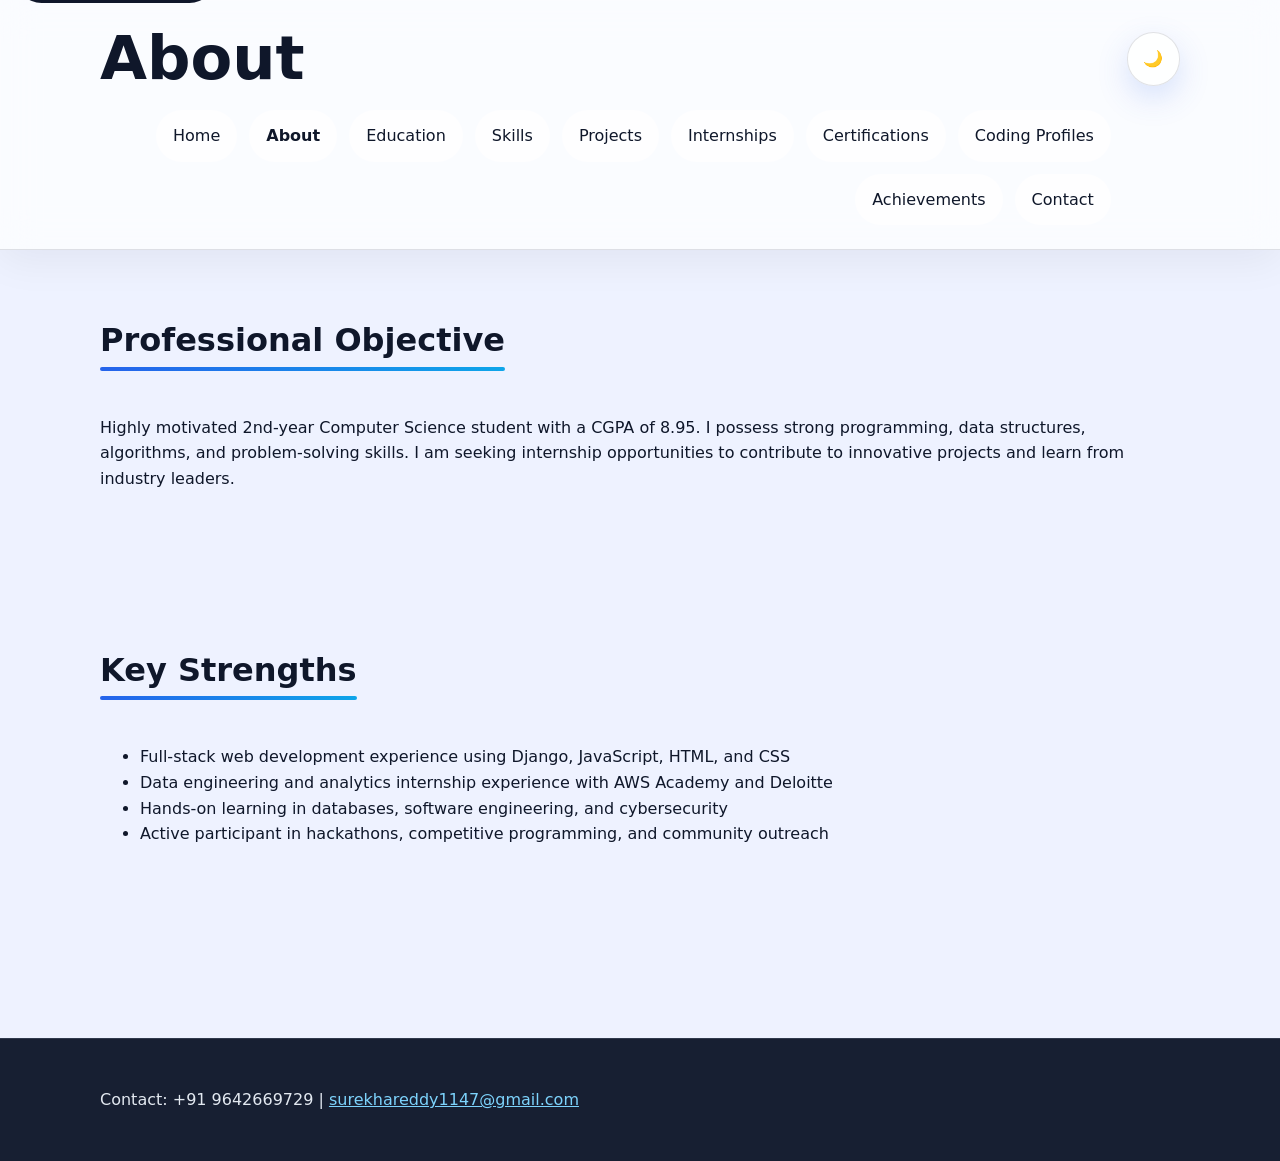
<file: about.html>
<!DOCTYPE html>
<html lang="en">
<head>
  <meta charset="UTF-8" />
  <meta name="viewport" content="width=device-width, initial-scale=1.0" />
  <title>About | Devi Surekha Tamalampudi</title>
  <meta name="description" content="About Devi Surekha Tamalampudi, a Computer Science student focused on full-stack development and data engineering internships." />
  <meta name="keywords" content="About Devi Surekha Tamalampudi, full-stack development, data engineering, internship seeker" />
  <meta property="og:title" content="About Devi Surekha Tamalampudi" />
  <meta property="og:description" content="Learn more about Devi's academic background, objectives, and interests in programming and engineering." />
  <meta property="og:type" content="profile" />
  <link rel="canonical" href="https://your-devi-portfolio.example.com/about.html" />
  <link rel="stylesheet" href="styles.css" />
</head>
<body>
  <a class="skip-link" href="#main">Skip to main content</a>
  <header class="site-header" role="banner">
    <div class="container">
      <h1>About</h1>
      <div class="header-top">
        <button id="theme-toggle" class="theme-toggle" type="button" aria-label="Toggle light and dark theme">🌙<span class="visually-hidden">Toggle theme</span></button>
      </div>
      <nav class="main-nav" role="navigation" aria-label="Primary navigation">
        <ul>
          <li><a href="index.html">Home</a></li>
          <li><a href="about.html" aria-current="page">About</a></li>
          <li><a href="education.html">Education</a></li>
          <li><a href="skills.html">Skills</a></li>
          <li><a href="projects.html">Projects</a></li>
          <li><a href="internships.html">Internships</a></li>
          <li><a href="certifications.html">Certifications</a></li>
          <li><a href="coding-profiles.html">Coding Profiles</a></li>
          <li><a href="achievements.html">Achievements</a></li>
          <li><a href="contact.html">Contact</a></li>
        </ul>
      </nav>
    </div>
  </header>
  <main id="main" class="page-main" role="main">
    <section aria-labelledby="about-summary" class="content-section">
      <div class="container">
        <h2 id="about-summary">Professional Objective</h2>
        <p>Highly motivated 2nd-year Computer Science student with a CGPA of 8.95. I possess strong programming, data structures, algorithms, and problem-solving skills. I am seeking internship opportunities to contribute to innovative projects and learn from industry leaders.</p>
      </div>
    </section>
    <section aria-labelledby="about-highlights" class="content-section">
      <div class="container">
        <h2 id="about-highlights">Key Strengths</h2>
        <ul>
          <li>Full-stack web development experience using Django, JavaScript, HTML, and CSS</li>
          <li>Data engineering and analytics internship experience with AWS Academy and Deloitte</li>
          <li>Hands-on learning in databases, software engineering, and cybersecurity</li>
          <li>Active participant in hackathons, competitive programming, and community outreach</li>
        </ul>
      </div>
    </section>
  </main>
  <footer class="site-footer" role="contentinfo">
    <div class="container">
      <p>Contact: +91 9642669729 | <a href="mailto:surekhareddy1147@gmail.com">surekhareddy1147@gmail.com</a></p>
    </div>
  </footer>
  <script src="script.js" defer></script>
</body>
</html>
</file>
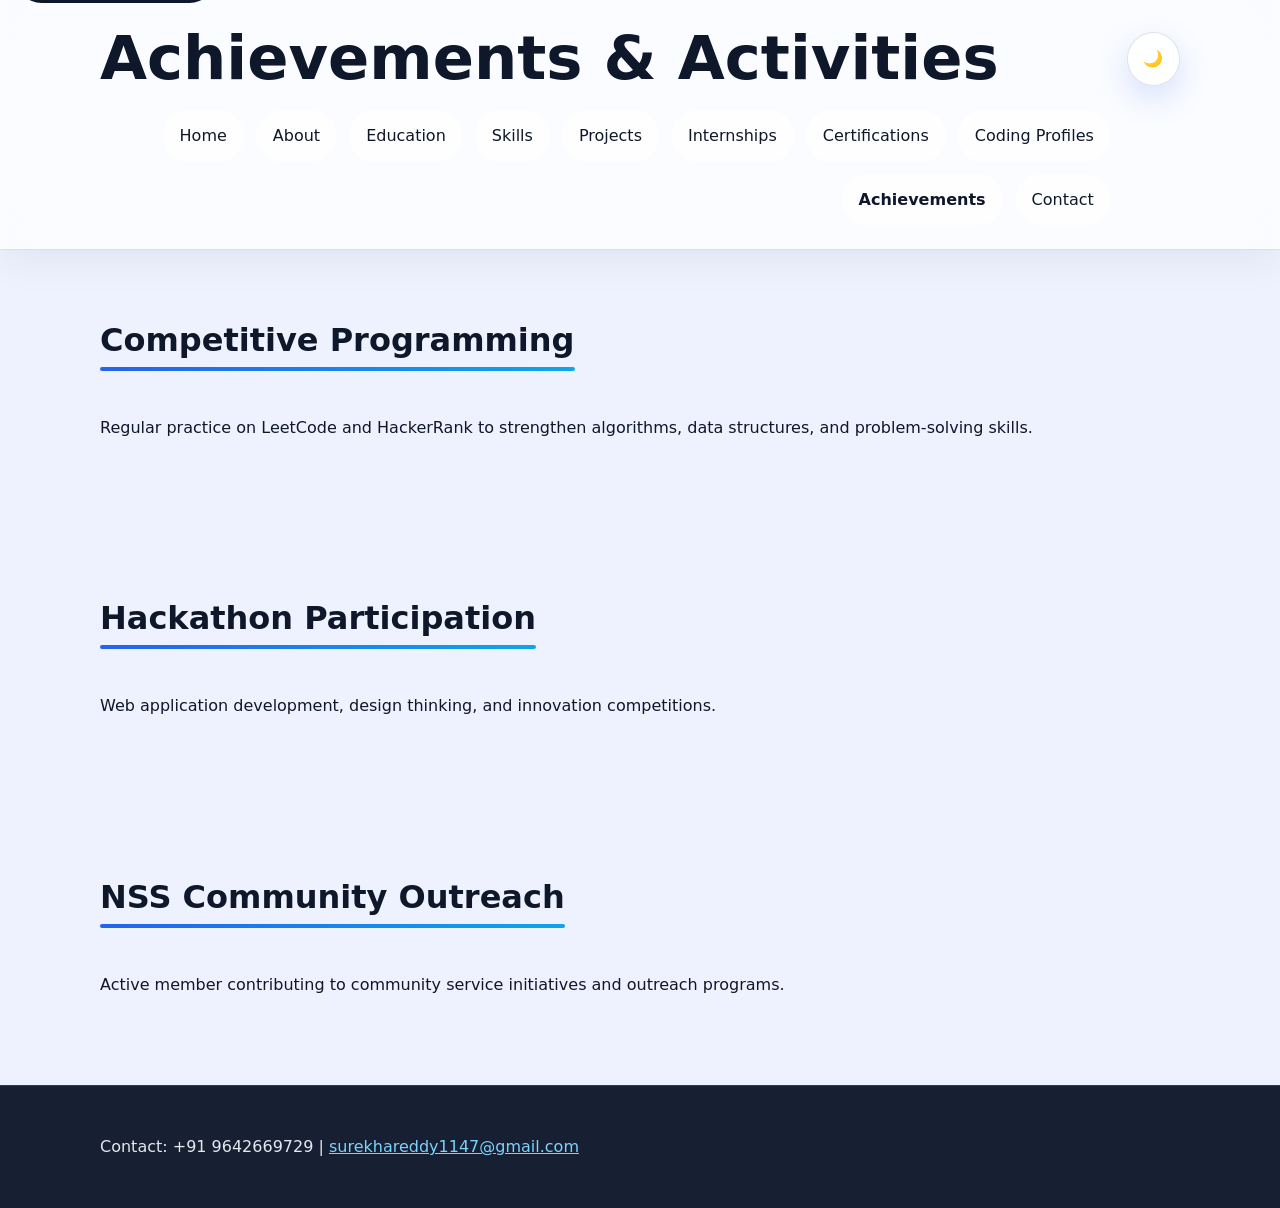
<file: achievements.html>
<!DOCTYPE html>
<html lang="en">
<head>
  <meta charset="UTF-8" />
  <meta name="viewport" content="width=device-width, initial-scale=1.0" />
  <title>Achievements | Devi Surekha Tamalampudi</title>
  <meta name="description" content="Achievements and activities of Devi Surekha Tamalampudi, including competitive programming, hackathons, and community engagement." />
  <meta name="keywords" content="achievements, competitive programming, hackathons, NSS, community outreach" />
  <meta property="og:title" content="Achievements | Devi Surekha Tamalampudi" />
  <meta property="og:description" content="Highlights of competitive programming, hackathon participation, and community outreach activities." />
  <meta property="og:type" content="article" />
  <link rel="canonical" href="https://your-devi-portfolio.example.com/achievements.html" />
  <link rel="stylesheet" href="styles.css" />
</head>
<body>
  <a class="skip-link" href="#main">Skip to main content</a>
  <header class="site-header" role="banner">
    <div class="container">
      <h1>Achievements & Activities</h1>
      <div class="header-top">
        <button id="theme-toggle" class="theme-toggle" type="button" aria-label="Toggle light and dark theme">🌙<span class="visually-hidden">Toggle theme</span></button>
      </div>
      <nav class="main-nav" role="navigation" aria-label="Primary navigation">
        <ul>
          <li><a href="index.html">Home</a></li>
          <li><a href="about.html">About</a></li>
          <li><a href="education.html">Education</a></li>
          <li><a href="skills.html">Skills</a></li>
          <li><a href="projects.html">Projects</a></li>
          <li><a href="internships.html">Internships</a></li>
          <li><a href="certifications.html">Certifications</a></li>
          <li><a href="coding-profiles.html">Coding Profiles</a></li>
          <li><a href="achievements.html" aria-current="page">Achievements</a></li>
          <li><a href="contact.html">Contact</a></li>
        </ul>
      </nav>
    </div>
  </header>
  <main id="main" class="page-main" role="main">
    <section aria-labelledby="achievement-programming" class="content-section">
      <div class="container">
        <h2 id="achievement-programming">Competitive Programming</h2>
        <p>Regular practice on LeetCode and HackerRank to strengthen algorithms, data structures, and problem-solving skills.</p>
      </div>
    </section>
    <section aria-labelledby="achievement-hackathon" class="content-section">
      <div class="container">
        <h2 id="achievement-hackathon">Hackathon Participation</h2>
        <p>Web application development, design thinking, and innovation competitions.</p>
      </div>
    </section>
    <section aria-labelledby="achievement-nss" class="content-section">
      <div class="container">
        <h2 id="achievement-nss">NSS Community Outreach</h2>
        <p>Active member contributing to community service initiatives and outreach programs.</p>
      </div>
    </section>
  </main>
  <footer class="site-footer" role="contentinfo">
    <div class="container">
      <p>Contact: +91 9642669729 | <a href="mailto:surekhareddy1147@gmail.com">surekhareddy1147@gmail.com</a></p>
    </div>
  </footer>
  <script src="script.js" defer></script>
</body>
</html>
</file>
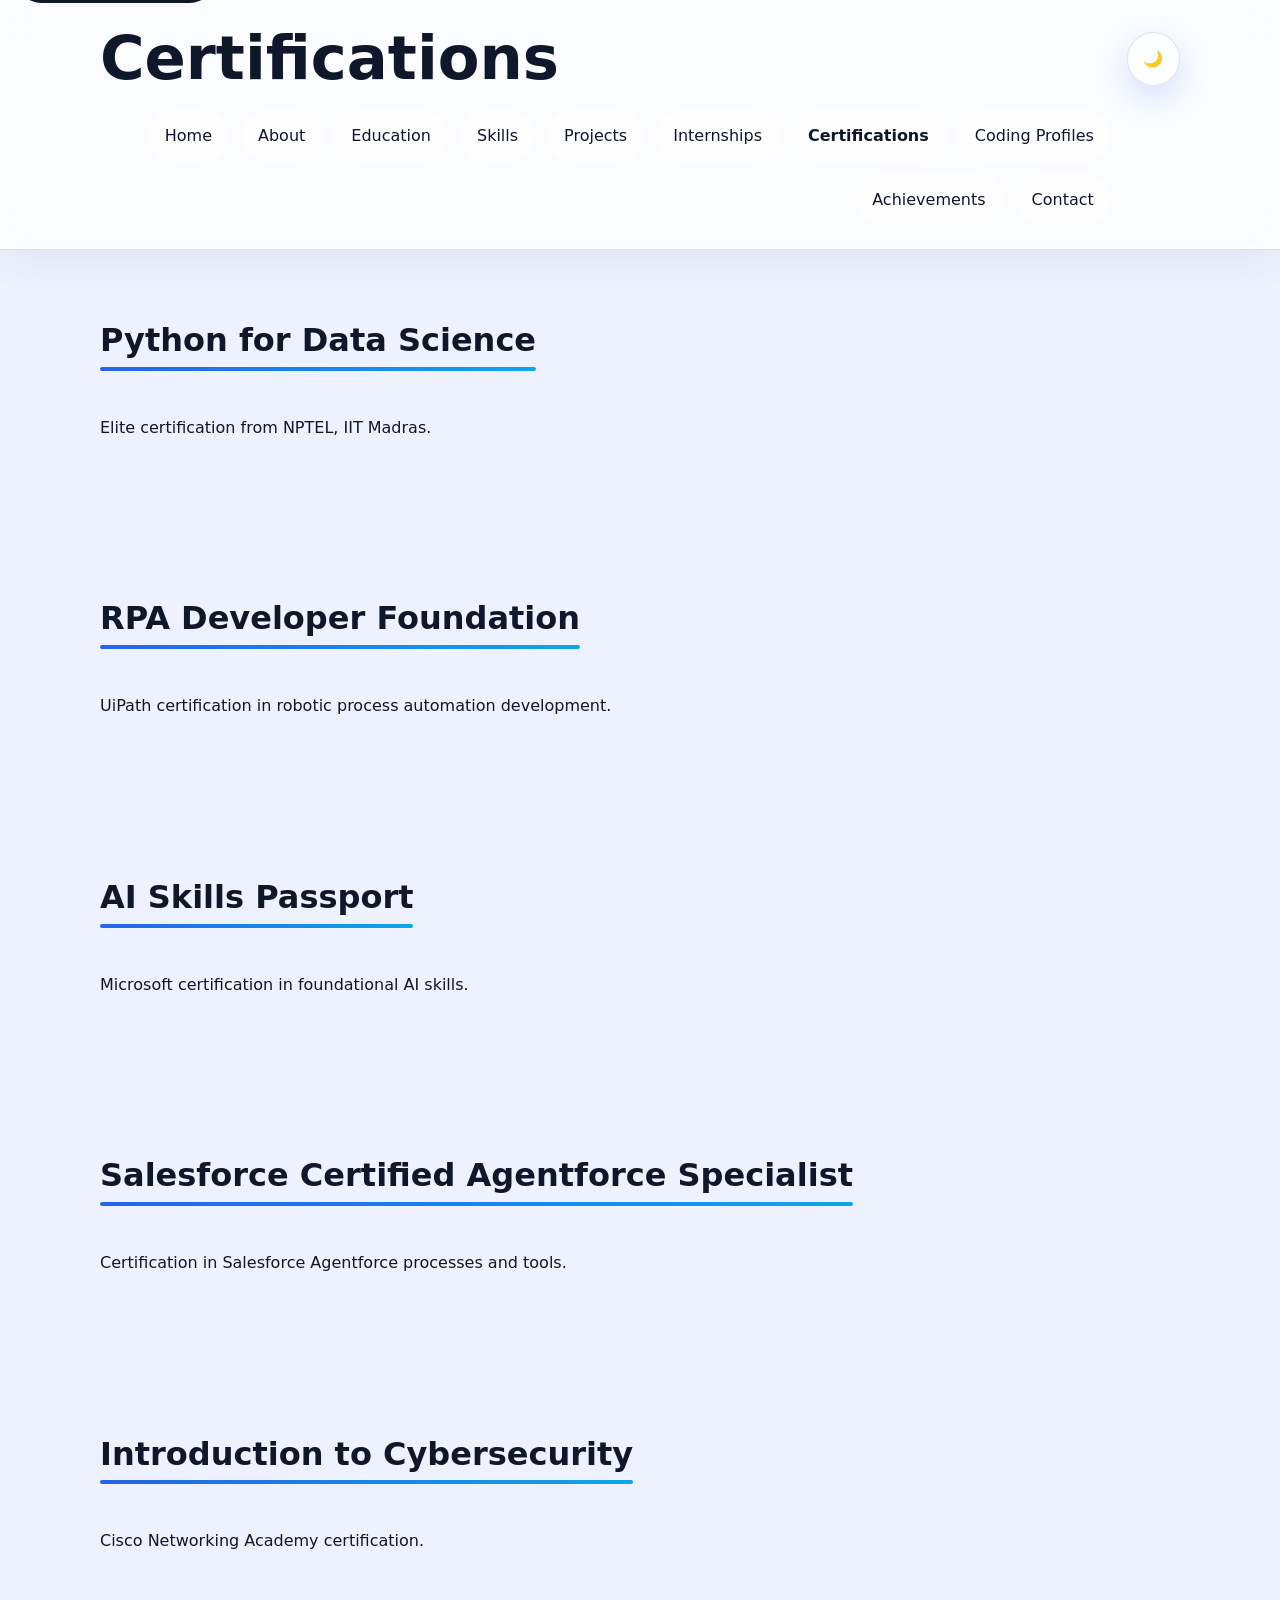
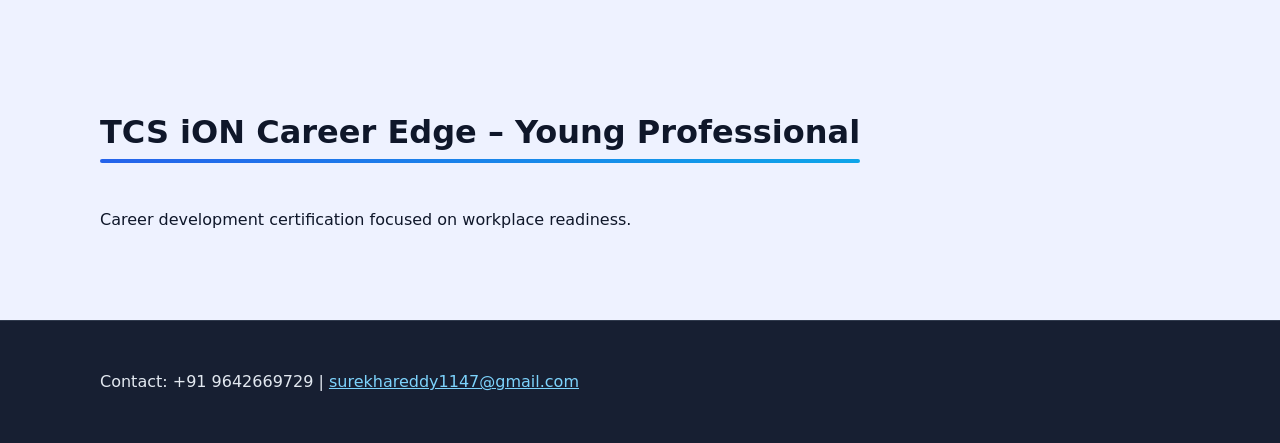
<file: certifications.html>
<!DOCTYPE html>
<html lang="en">
<head>
  <meta charset="UTF-8" />
  <meta name="viewport" content="width=device-width, initial-scale=1.0" />
  <title>Certifications | Devi Surekha Tamalampudi</title>
  <meta name="description" content="Certifications earned by Devi Surekha Tamalampudi in Python, RPA, AI, cybersecurity, and professional development." />
  <meta name="keywords" content="Python for Data Science, RPA Developer, AI Skills Passport, Salesforce, Cybersecurity, TCS iON Career Edge" />
  <meta property="og:title" content="Certifications | Devi Surekha Tamalampudi" />
  <meta property="og:description" content="Recognized certifications in Python, RPA, AI, cybersecurity, and professional skills." />
  <meta property="og:type" content="article" />
  <link rel="canonical" href="https://your-devi-portfolio.example.com/certifications.html" />
  <link rel="stylesheet" href="styles.css" />
</head>
<body>
  <a class="skip-link" href="#main">Skip to main content</a>
  <header class="site-header" role="banner">
    <div class="container">
      <h1>Certifications</h1>
      <div class="header-top">
        <button id="theme-toggle" class="theme-toggle" type="button" aria-label="Toggle light and dark theme">🌙<span class="visually-hidden">Toggle theme</span></button>
      </div>
      <nav class="main-nav" role="navigation" aria-label="Primary navigation">
        <ul>
          <li><a href="index.html">Home</a></li>
          <li><a href="about.html">About</a></li>
          <li><a href="education.html">Education</a></li>
          <li><a href="skills.html">Skills</a></li>
          <li><a href="projects.html">Projects</a></li>
          <li><a href="internships.html">Internships</a></li>
          <li><a href="certifications.html" aria-current="page">Certifications</a></li>
          <li><a href="coding-profiles.html">Coding Profiles</a></li>
          <li><a href="achievements.html">Achievements</a></li>
          <li><a href="contact.html">Contact</a></li>
        </ul>
      </nav>
    </div>
  </header>
  <main id="main" class="page-main" role="main">
    <section aria-labelledby="cert-python" class="content-section">
      <div class="container">
        <h2 id="cert-python">Python for Data Science</h2>
        <p>Elite certification from NPTEL, IIT Madras.</p>
      </div>
    </section>
    <section aria-labelledby="cert-rpa" class="content-section">
      <div class="container">
        <h2 id="cert-rpa">RPA Developer Foundation</h2>
        <p>UiPath certification in robotic process automation development.</p>
      </div>
    </section>
    <section aria-labelledby="cert-ai" class="content-section">
      <div class="container">
        <h2 id="cert-ai">AI Skills Passport</h2>
        <p>Microsoft certification in foundational AI skills.</p>
      </div>
    </section>
    <section aria-labelledby="cert-salesforce" class="content-section">
      <div class="container">
        <h2 id="cert-salesforce">Salesforce Certified Agentforce Specialist</h2>
        <p>Certification in Salesforce Agentforce processes and tools.</p>
      </div>
    </section>
    <section aria-labelledby="cert-cybersecurity" class="content-section">
      <div class="container">
        <h2 id="cert-cybersecurity">Introduction to Cybersecurity</h2>
        <p>Cisco Networking Academy certification.</p>
      </div>
    </section>
    <section aria-labelledby="cert-tcs" class="content-section">
      <div class="container">
        <h2 id="cert-tcs">TCS iON Career Edge – Young Professional</h2>
        <p>Career development certification focused on workplace readiness.</p>
      </div>
    </section>
  </main>
  <footer class="site-footer" role="contentinfo">
    <div class="container">
      <p>Contact: +91 9642669729 | <a href="mailto:surekhareddy1147@gmail.com">surekhareddy1147@gmail.com</a></p>
    </div>
  </footer>
  <script src="script.js" defer></script>
</body>
</html>
</file>
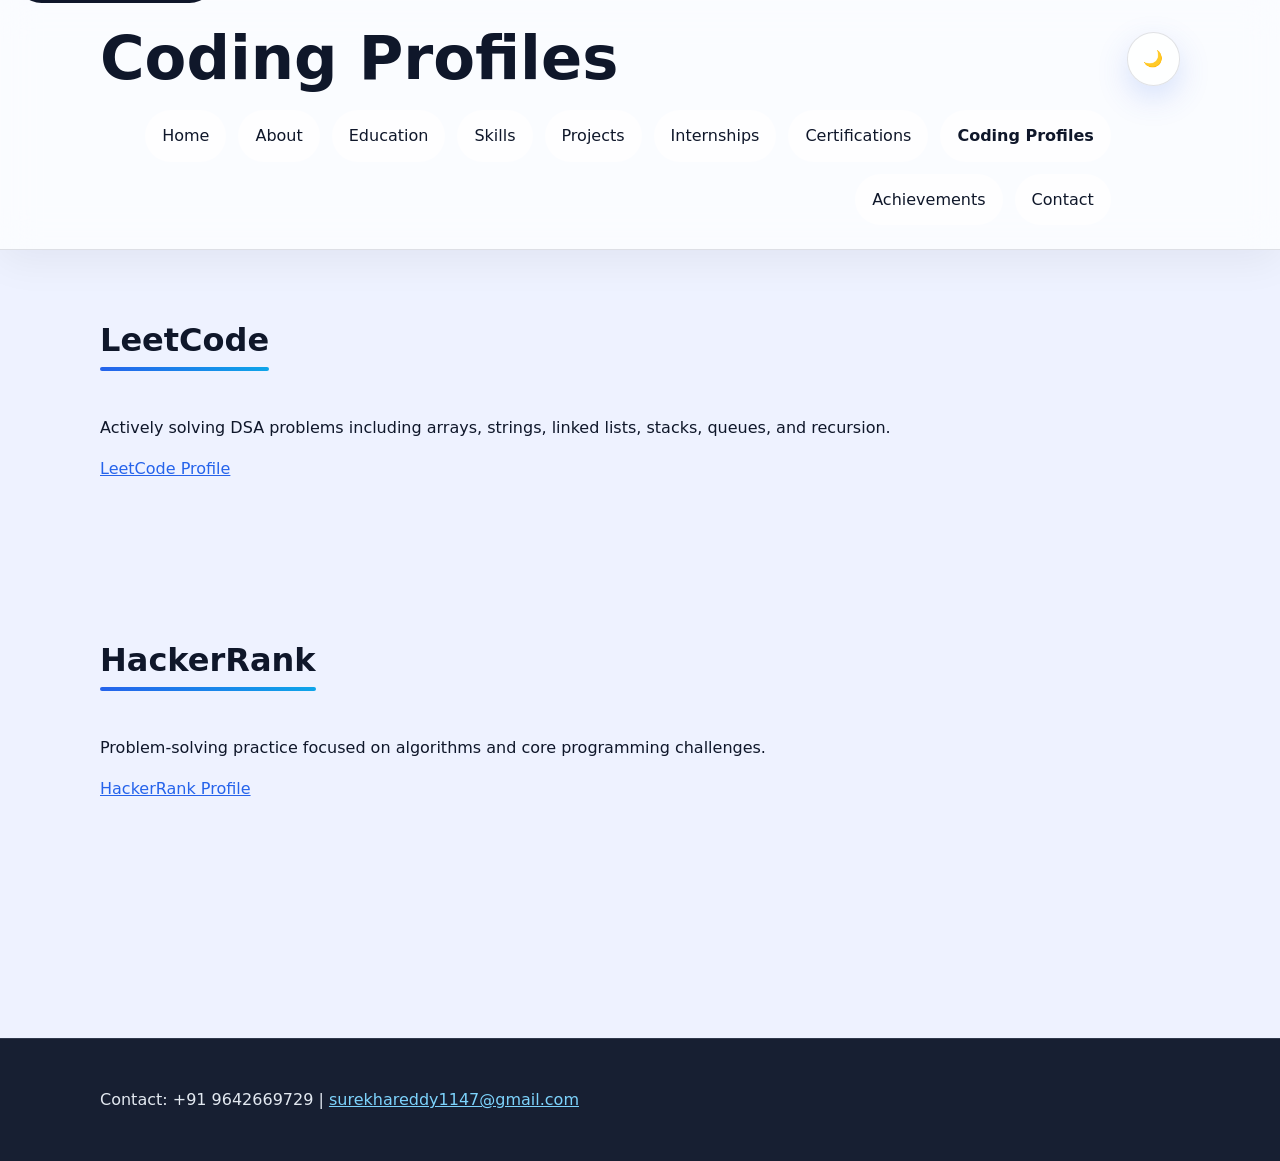
<file: coding-profiles.html>
<!DOCTYPE html>
<html lang="en">
<head>
  <meta charset="UTF-8" />
  <meta name="viewport" content="width=device-width, initial-scale=1.0" />
  <title>Coding Profiles | Devi Surekha Tamalampudi</title>
  <meta name="description" content="Coding profiles for Devi Surekha Tamalampudi on LeetCode and HackerRank, demonstrating algorithm practice and problem-solving progress." />
  <meta name="keywords" content="LeetCode, HackerRank, DSA, coding profiles, competitive programming" />
  <meta property="og:title" content="Coding Profiles | Devi Surekha Tamalampudi" />
  <meta property="og:description" content="Links to active coding profiles on LeetCode and HackerRank, showcasing experience with arrays, strings, linked lists, stacks, queues, and recursion." />
  <meta property="og:type" content="profile" />
  <link rel="canonical" href="https://your-devi-portfolio.example.com/coding-profiles.html" />
  <link rel="stylesheet" href="styles.css" />
</head>
<body>
  <a class="skip-link" href="#main">Skip to main content</a>
  <header class="site-header" role="banner">
    <div class="container">
      <h1>Coding Profiles</h1>
      <div class="header-top">
        <button id="theme-toggle" class="theme-toggle" type="button" aria-label="Toggle light and dark theme">🌙<span class="visually-hidden">Toggle theme</span></button>
      </div>
      <nav class="main-nav" role="navigation" aria-label="Primary navigation">
        <ul>
          <li><a href="index.html">Home</a></li>
          <li><a href="about.html">About</a></li>
          <li><a href="education.html">Education</a></li>
          <li><a href="skills.html">Skills</a></li>
          <li><a href="projects.html">Projects</a></li>
          <li><a href="internships.html">Internships</a></li>
          <li><a href="certifications.html">Certifications</a></li>
          <li><a href="coding-profiles.html" aria-current="page">Coding Profiles</a></li>
          <li><a href="achievements.html">Achievements</a></li>
          <li><a href="contact.html">Contact</a></li>
        </ul>
      </nav>
    </div>
  </header>
  <main id="main" class="page-main" role="main">
    <section aria-labelledby="coding-leetcode" class="content-section">
      <div class="container">
        <h2 id="coding-leetcode">LeetCode</h2>
        <p>Actively solving DSA problems including arrays, strings, linked lists, stacks, queues, and recursion.</p>
        <p><a href="https://leetcode.com/u/surekhareddy_324/" target="_blank" rel="noopener noreferrer">LeetCode Profile</a></p>
      </div>
    </section>
    <section aria-labelledby="coding-hackerrank" class="content-section">
      <div class="container">
        <h2 id="coding-hackerrank">HackerRank</h2>
        <p>Problem-solving practice focused on algorithms and core programming challenges.</p>
        <p><a href="https://www.hackerrank.com/profile/24A31A05HQ1" target="_blank" rel="noopener noreferrer">HackerRank Profile</a></p>
      </div>
    </section>
  </main>
  <footer class="site-footer" role="contentinfo">
    <div class="container">
      <p>Contact: +91 9642669729 | <a href="mailto:surekhareddy1147@gmail.com">surekhareddy1147@gmail.com</a></p>
    </div>
  </footer>
  <script src="script.js" defer></script>
</body>
</html>
</file>
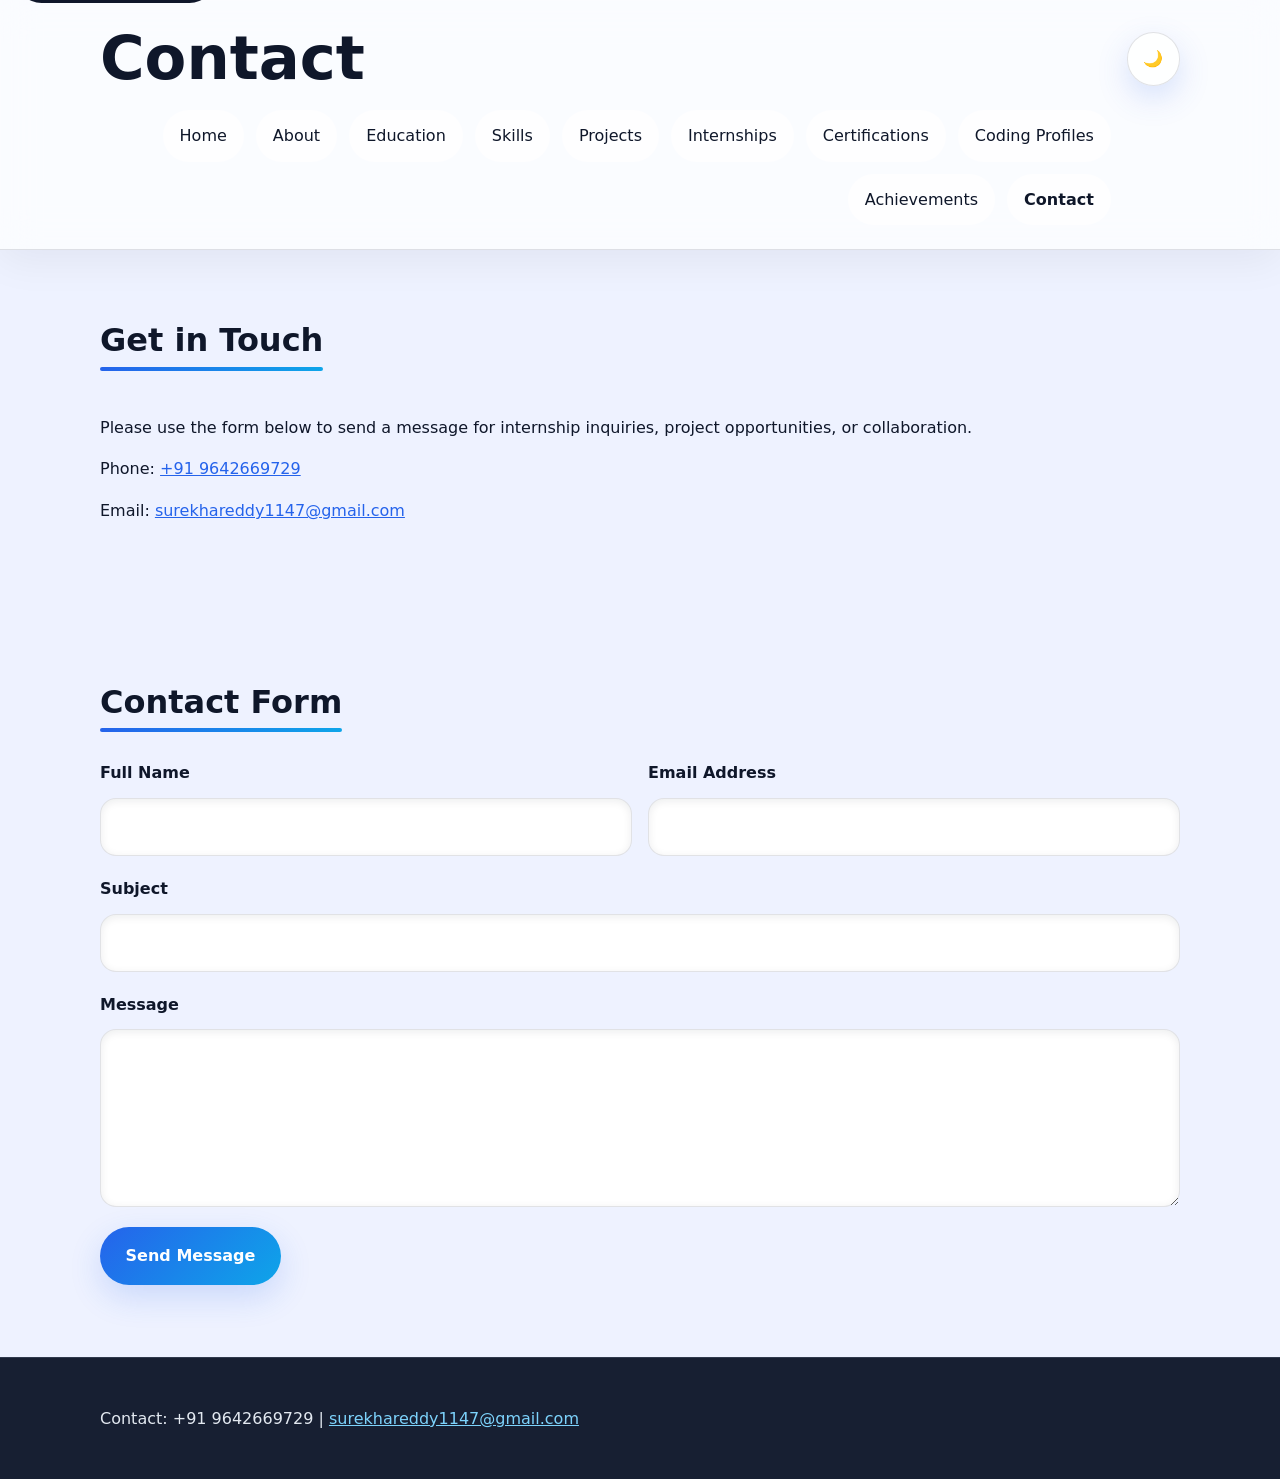
<file: contact.html>
<!DOCTYPE html>
<html lang="en">
<head>
  <meta charset="UTF-8" />
  <meta name="viewport" content="width=device-width, initial-scale=1.0" />
  <title>Contact | Devi Surekha Tamalampudi</title>
  <meta name="description" content="Contact Devi Surekha Tamalampudi for internship opportunities, collaboration, or professional inquiries." />
  <meta name="keywords" content="contact, internship, email, phone, portfolio" />
  <meta property="og:title" content="Contact | Devi Surekha Tamalampudi" />
  <meta property="og:description" content="Reach out to Devi for internships, projects, or professional connections." />
  <meta property="og:type" content="website" />
  <link rel="canonical" href="https://your-devi-portfolio.example.com/contact.html" />
  <link rel="stylesheet" href="styles.css" />
</head>
<body>
  <a class="skip-link" href="#main">Skip to main content</a>
  <header class="site-header" role="banner">
    <div class="container">
      <h1>Contact</h1>
      <div class="header-top">
        <button id="theme-toggle" class="theme-toggle" type="button" aria-label="Toggle light and dark theme">🌙<span class="visually-hidden">Toggle theme</span></button>
      </div>
      <nav class="main-nav" role="navigation" aria-label="Primary navigation">
        <ul>
          <li><a href="index.html">Home</a></li>
          <li><a href="about.html">About</a></li>
          <li><a href="education.html">Education</a></li>
          <li><a href="skills.html">Skills</a></li>
          <li><a href="projects.html">Projects</a></li>
          <li><a href="internships.html">Internships</a></li>
          <li><a href="certifications.html">Certifications</a></li>
          <li><a href="coding-profiles.html">Coding Profiles</a></li>
          <li><a href="achievements.html">Achievements</a></li>
          <li><a href="contact.html" aria-current="page">Contact</a></li>
        </ul>
      </nav>
    </div>
  </header>
  <main id="main" class="page-main" role="main">
    <section aria-labelledby="contact-details" class="content-section">
      <div class="container">
        <h2 id="contact-details">Get in Touch</h2>
        <p>Please use the form below to send a message for internship inquiries, project opportunities, or collaboration.</p>
        <address>
          <p>Phone: <a href="tel:+919642669729">+91 9642669729</a></p>
          <p>Email: <a href="mailto:surekhareddy1147@gmail.com">surekhareddy1147@gmail.com</a></p>
        </address>
      </div>
    </section>
    <section aria-labelledby="contact-form" class="content-section">
      <div class="container">
        <h2 id="contact-form">Contact Form</h2>
        <form action="#" method="post" aria-label="Contact form for Devi Surekha Tamalampudi">
          <div class="form-row">
            <div class="form-group">
              <label for="full-name">Full Name</label>
              <input id="full-name" name="full-name" type="text" required aria-required="true" />
            </div>
            <div class="form-group">
              <label for="email-address">Email Address</label>
              <input id="email-address" name="email-address" type="email" required aria-required="true" />
            </div>
          </div>
          <div class="form-group">
            <label for="subject">Subject</label>
            <input id="subject" name="subject" type="text" required aria-required="true" />
          </div>
          <div class="form-group">
            <label for="message">Message</label>
            <textarea id="message" name="message" rows="6" required aria-required="true"></textarea>
          </div>
          <button type="submit">Send Message</button>
        </form>
      </div>
    </section>
  </main>
  <footer class="site-footer" role="contentinfo">
    <div class="container">
      <p>Contact: +91 9642669729 | <a href="mailto:surekhareddy1147@gmail.com">surekhareddy1147@gmail.com</a></p>
    </div>
  </footer>
  <script src="script.js" defer></script>
</body>
</html>
</file>
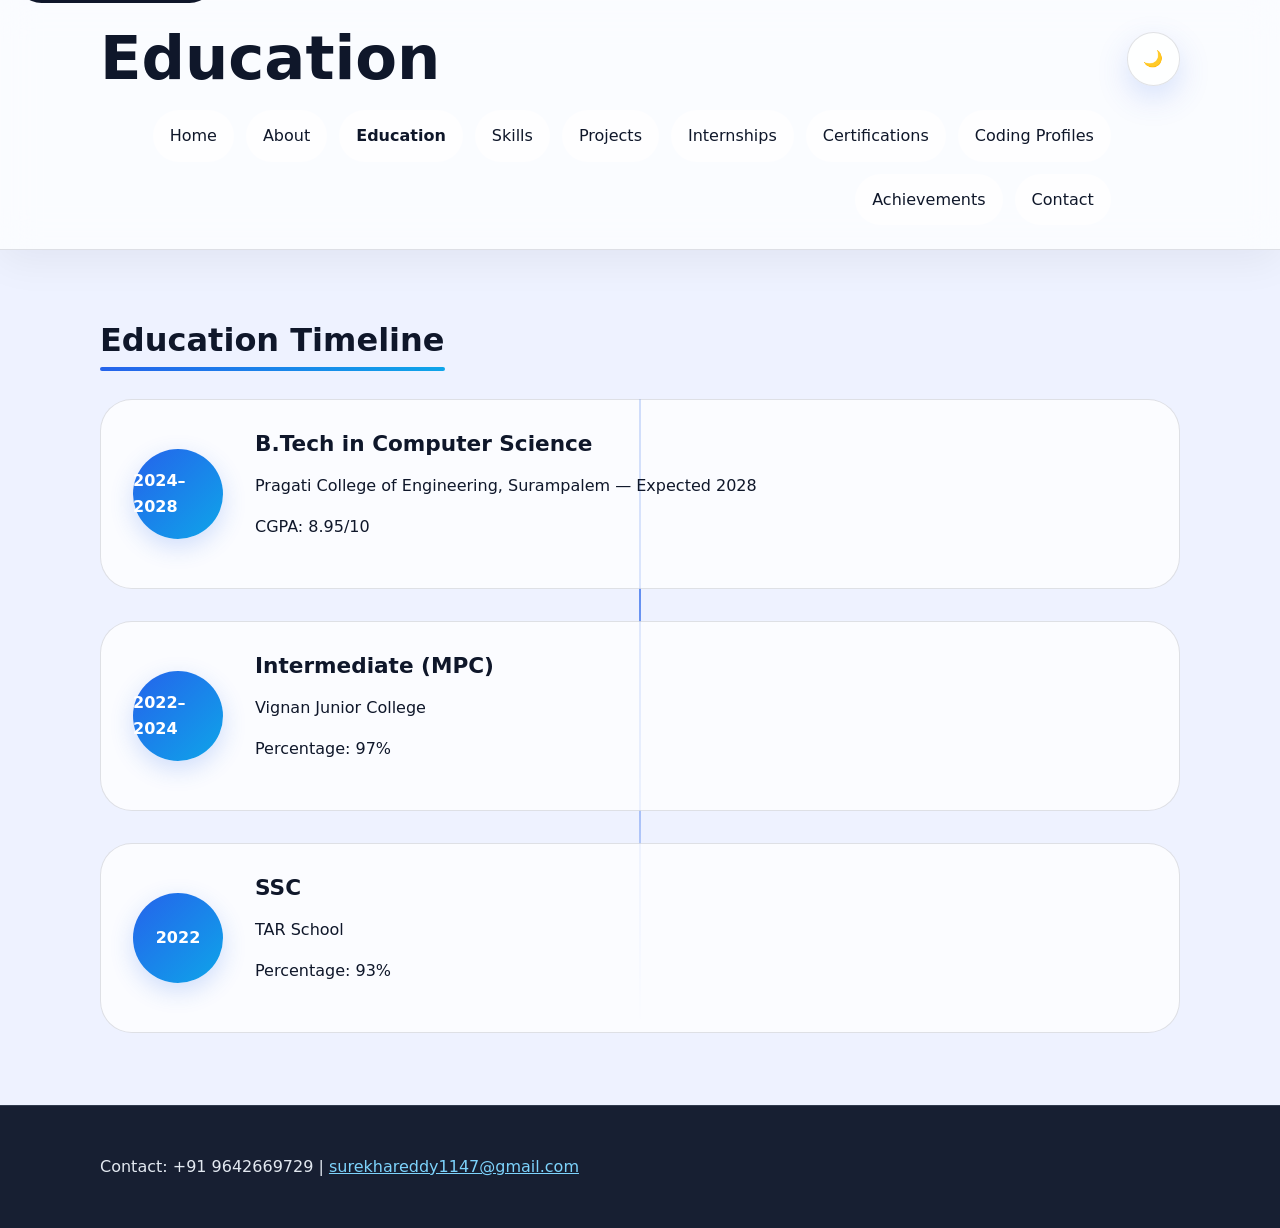
<file: education.html>
<!DOCTYPE html>
<html lang="en">
<head>
  <meta charset="UTF-8" />
  <meta name="viewport" content="width=device-width, initial-scale=1.0" />
  <title>Education | Devi Surekha Tamalampudi</title>
  <meta name="description" content="Education history of Devi Surekha Tamalampudi including B.Tech, Intermediate, and SSC qualifications." />
  <meta name="keywords" content="Devi Surekha Tamalampudi education, B.Tech, Intermediate, SSC" />
  <meta property="og:title" content="Education | Devi Surekha Tamalampudi" />
  <meta property="og:description" content="Academic qualifications including B.Tech in Computer Science and top scores in intermediate and SSC exams." />
  <meta property="og:type" content="article" />
  <link rel="canonical" href="https://your-devi-portfolio.example.com/education.html" />
  <link rel="stylesheet" href="styles.css" />
</head>
<body>
  <a class="skip-link" href="#main">Skip to main content</a>
  <header class="site-header" role="banner">
    <div class="container">
      <h1>Education</h1>
      <div class="header-top">
        <button id="theme-toggle" class="theme-toggle" type="button" aria-label="Toggle light and dark theme">🌙<span class="visually-hidden">Toggle theme</span></button>
      </div>
      <nav class="main-nav" role="navigation" aria-label="Primary navigation">
        <ul>
          <li><a href="index.html">Home</a></li>
          <li><a href="about.html">About</a></li>
          <li><a href="education.html" aria-current="page">Education</a></li>
          <li><a href="skills.html">Skills</a></li>
          <li><a href="projects.html">Projects</a></li>
          <li><a href="internships.html">Internships</a></li>
          <li><a href="certifications.html">Certifications</a></li>
          <li><a href="coding-profiles.html">Coding Profiles</a></li>
          <li><a href="achievements.html">Achievements</a></li>
          <li><a href="contact.html">Contact</a></li>
        </ul>
      </nav>
    </div>
  </header>
  <main id="main" class="page-main" role="main">
    <section aria-labelledby="education-timeline" class="content-section">
      <div class="container">
        <h2 id="education-timeline">Education Timeline</h2>
        <ol class="timeline">
          <li>
            <span class="timeline-year">2024–2028</span>
            <div>
              <h3>B.Tech in Computer Science</h3>
              <p>Pragati College of Engineering, Surampalem — Expected 2028</p>
              <p>CGPA: 8.95/10</p>
            </div>
          </li>
          <li>
            <span class="timeline-year">2022–2024</span>
            <div>
              <h3>Intermediate (MPC)</h3>
              <p>Vignan Junior College</p>
              <p>Percentage: 97%</p>
            </div>
          </li>
          <li>
            <span class="timeline-year">2022</span>
            <div>
              <h3>SSC</h3>
              <p>TAR School</p>
              <p>Percentage: 93%</p>
            </div>
          </li>
        </ol>
      </div>
    </section>
  </main>
  <footer class="site-footer" role="contentinfo">
    <div class="container">
      <p>Contact: +91 9642669729 | <a href="mailto:surekhareddy1147@gmail.com">surekhareddy1147@gmail.com</a></p>
    </div>
  </footer>
  <script src="script.js" defer></script>
</body>
</html>
</file>
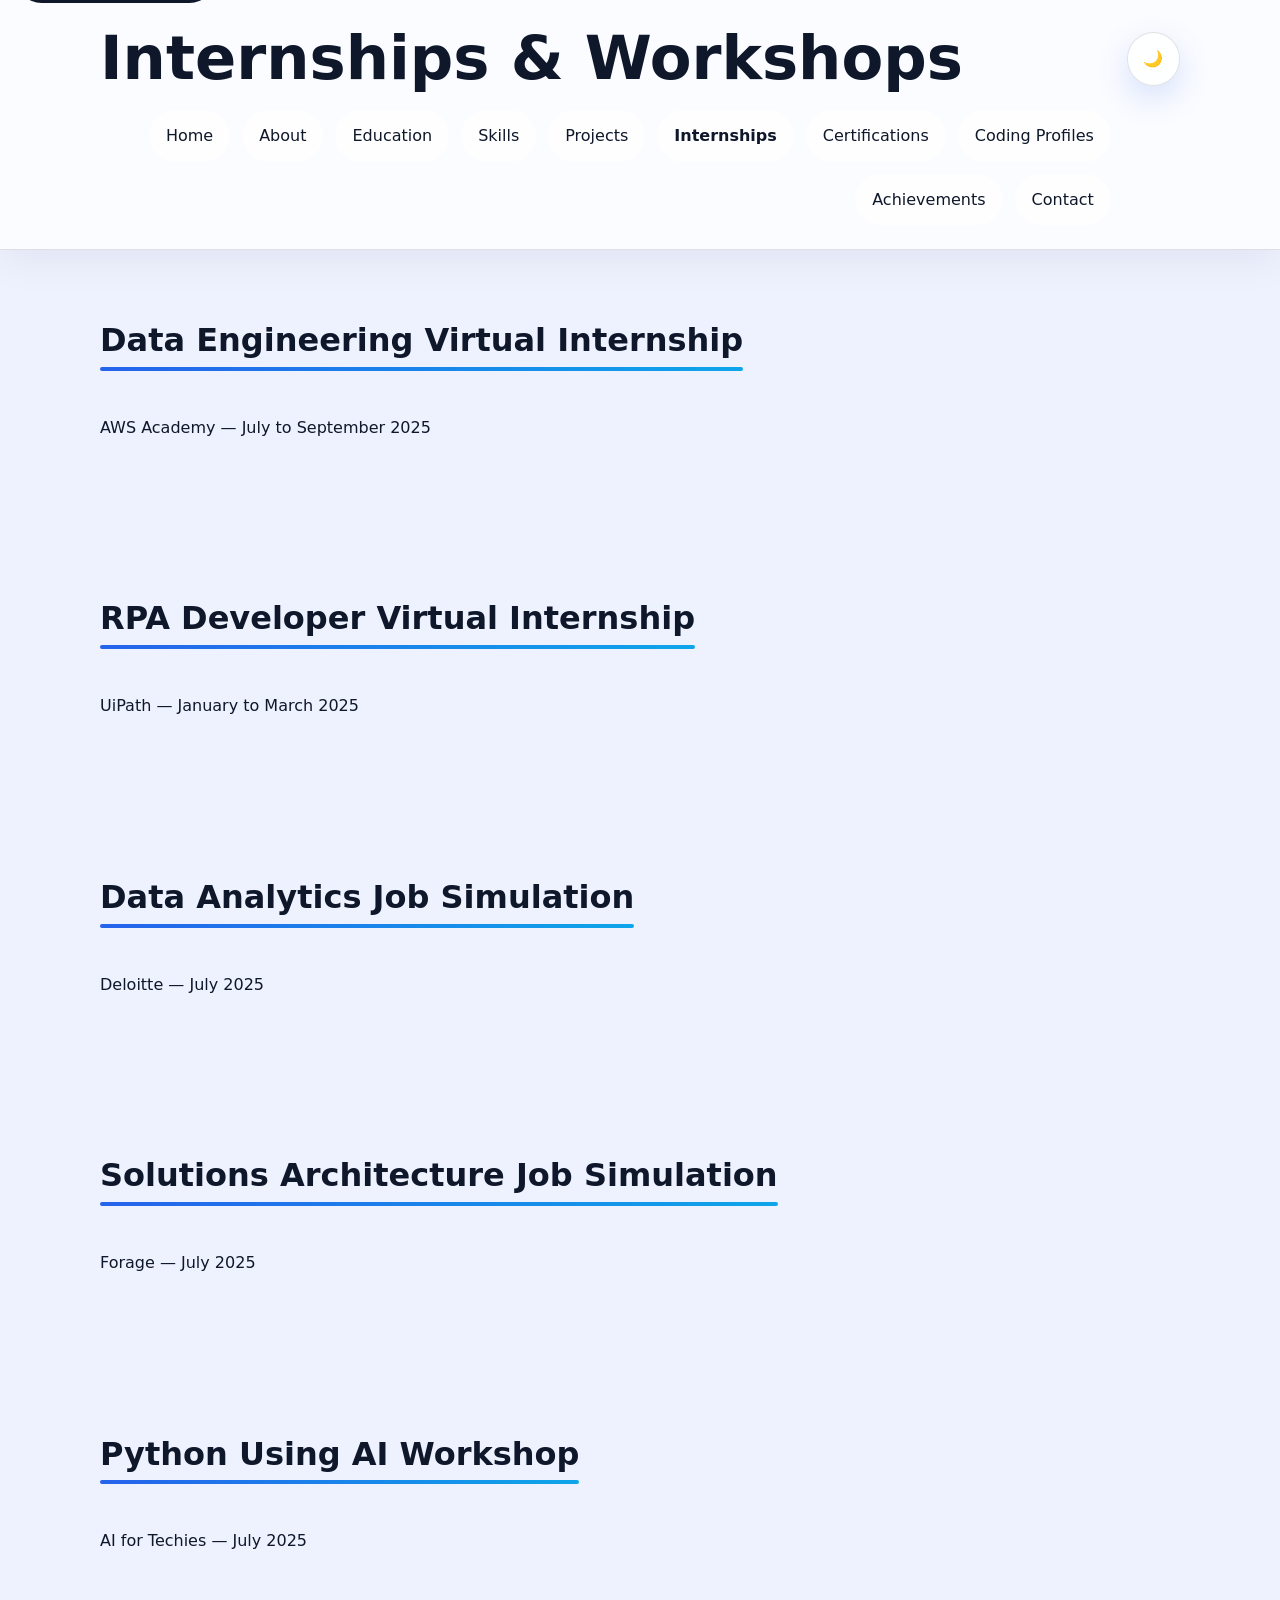
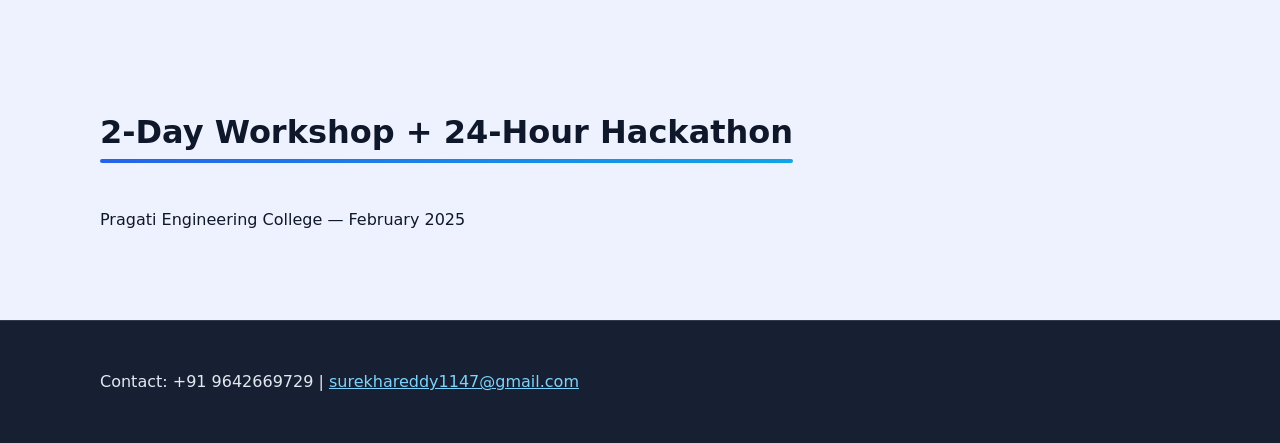
<file: internships.html>
<!DOCTYPE html>
<html lang="en">
<head>
  <meta charset="UTF-8" />
  <meta name="viewport" content="width=device-width, initial-scale=1.0" />
  <title>Internships & Workshops | Devi Surekha Tamalampudi</title>
  <meta name="description" content="Internships and workshops completed by Devi Surekha Tamalampudi in data engineering, RPA, analytics, and architecture." />
  <meta name="keywords" content="internships, workshops, AWS Academy, UiPath, Deloitte, Forage, AI workshop" />
  <meta property="og:title" content="Internships & Workshops | Devi Surekha Tamalampudi" />
  <meta property="og:description" content="A record of internship and workshop experiences in technology, analytics, and software development." />
  <meta property="og:type" content="article" />
  <link rel="canonical" href="https://your-devi-portfolio.example.com/internships.html" />
  <link rel="stylesheet" href="styles.css" />
</head>
<body>
  <a class="skip-link" href="#main">Skip to main content</a>
  <header class="site-header" role="banner">
    <div class="container">
      <h1>Internships & Workshops</h1>
      <div class="header-top">
        <button id="theme-toggle" class="theme-toggle" type="button" aria-label="Toggle light and dark theme">🌙<span class="visually-hidden">Toggle theme</span></button>
      </div>
      <nav class="main-nav" role="navigation" aria-label="Primary navigation">
        <ul>
          <li><a href="index.html">Home</a></li>
          <li><a href="about.html">About</a></li>
          <li><a href="education.html">Education</a></li>
          <li><a href="skills.html">Skills</a></li>
          <li><a href="projects.html">Projects</a></li>
          <li><a href="internships.html" aria-current="page">Internships</a></li>
          <li><a href="certifications.html">Certifications</a></li>
          <li><a href="coding-profiles.html">Coding Profiles</a></li>
          <li><a href="achievements.html">Achievements</a></li>
          <li><a href="contact.html">Contact</a></li>
        </ul>
      </nav>
    </div>
  </header>
  <main id="main" class="page-main" role="main">
    <section aria-labelledby="internship-aws" class="content-section">
      <div class="container">
        <h2 id="internship-aws">Data Engineering Virtual Internship</h2>
        <p>AWS Academy — July to September 2025</p>
      </div>
    </section>
    <section aria-labelledby="internship-rpa" class="content-section">
      <div class="container">
        <h2 id="internship-rpa">RPA Developer Virtual Internship</h2>
        <p>UiPath — January to March 2025</p>
      </div>
    </section>
    <section aria-labelledby="internship-analytics" class="content-section">
      <div class="container">
        <h2 id="internship-analytics">Data Analytics Job Simulation</h2>
        <p>Deloitte — July 2025</p>
      </div>
    </section>
    <section aria-labelledby="internship-architecture" class="content-section">
      <div class="container">
        <h2 id="internship-architecture">Solutions Architecture Job Simulation</h2>
        <p>Forage — July 2025</p>
      </div>
    </section>
    <section aria-labelledby="internship-ai" class="content-section">
      <div class="container">
        <h2 id="internship-ai">Python Using AI Workshop</h2>
        <p>AI for Techies — July 2025</p>
      </div>
    </section>
    <section aria-labelledby="internship-hackathon" class="content-section">
      <div class="container">
        <h2 id="internship-hackathon">2-Day Workshop + 24-Hour Hackathon</h2>
        <p>Pragati Engineering College — February 2025</p>
      </div>
    </section>
  </main>
  <footer class="site-footer" role="contentinfo">
    <div class="container">
      <p>Contact: +91 9642669729 | <a href="mailto:surekhareddy1147@gmail.com">surekhareddy1147@gmail.com</a></p>
    </div>
  </footer>
  <script src="script.js" defer></script>
</body>
</html>
</file>
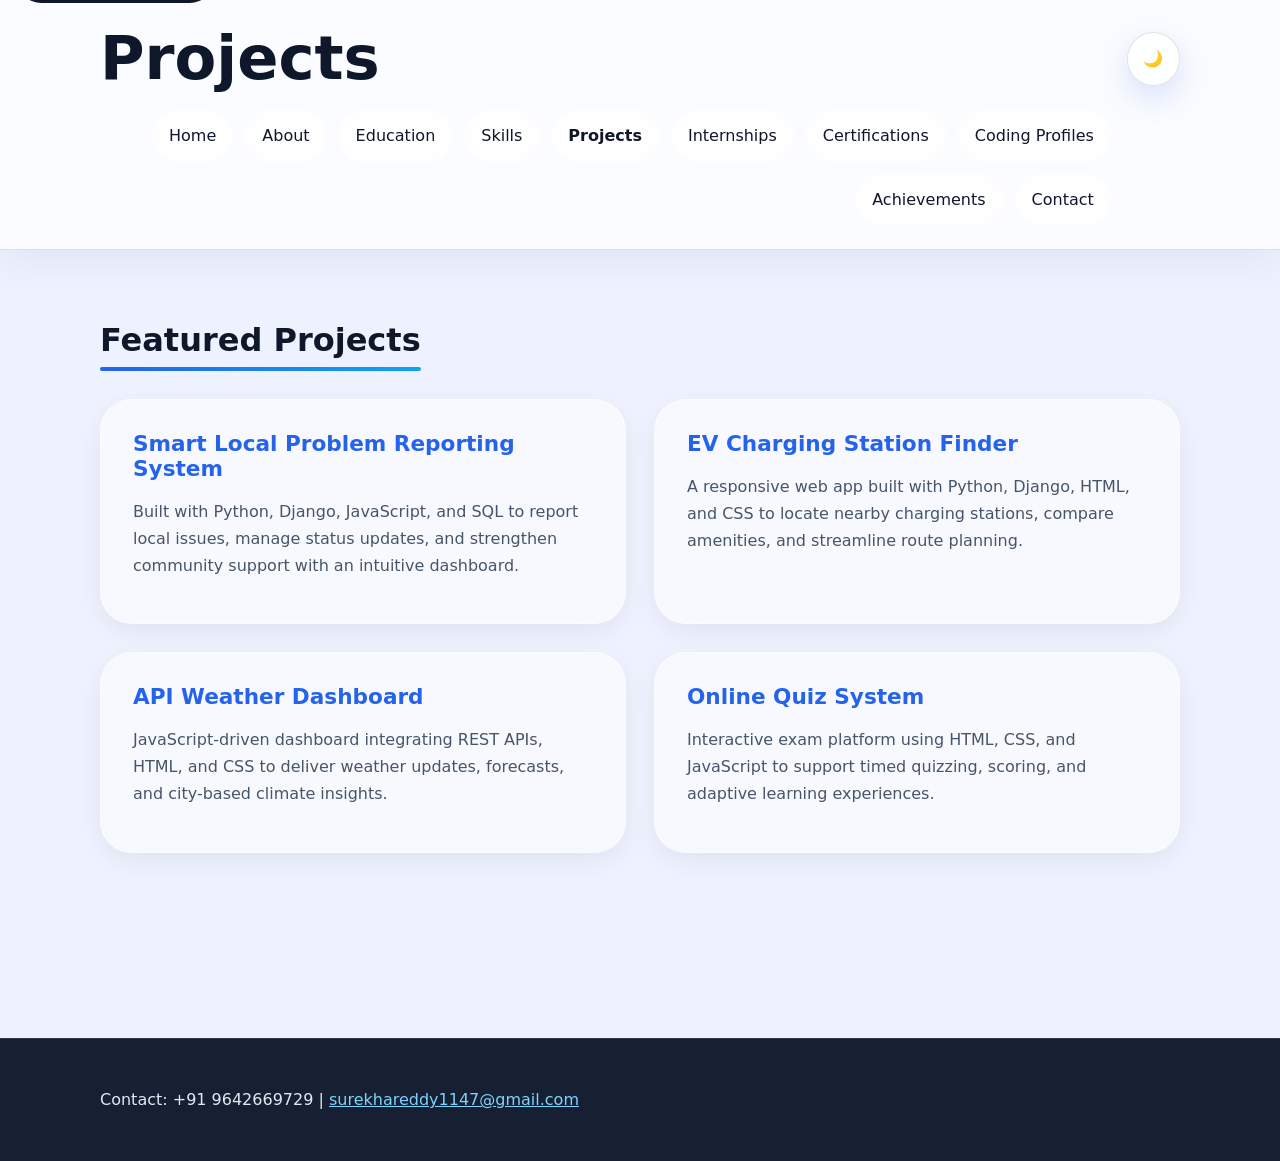
<file: projects.html>
<!DOCTYPE html>
<html lang="en">
<head>
  <meta charset="UTF-8" />
  <meta name="viewport" content="width=device-width, initial-scale=1.0" />
  <title>Projects | Devi Surekha Tamalampudi</title>
  <meta name="description" content="Portfolio projects by Devi Surekha Tamalampudi highlighting web and data applications built with Django, JavaScript, HTML, and CSS." />
  <meta name="keywords" content="projects, Django, JavaScript, web applications, portfolio" />
  <meta property="og:title" content="Projects | Devi Surekha Tamalampudi" />
  <meta property="og:description" content="Examples of web development and data-driven applications including a local reporting system and weather dashboard." />
  <meta property="og:type" content="article" />
  <link rel="canonical" href="https://your-devi-portfolio.example.com/projects.html" />
  <link rel="stylesheet" href="styles.css" />
</head>
<body>
  <a class="skip-link" href="#main">Skip to main content</a>
  <header class="site-header" role="banner">
    <div class="container">
      <h1>Projects</h1>
      <div class="header-top">
        <button id="theme-toggle" class="theme-toggle" type="button" aria-label="Toggle light and dark theme">🌙<span class="visually-hidden">Toggle theme</span></button>
      </div>
      <nav class="main-nav" role="navigation" aria-label="Primary navigation">
        <ul>
          <li><a href="index.html">Home</a></li>
          <li><a href="about.html">About</a></li>
          <li><a href="education.html">Education</a></li>
          <li><a href="skills.html">Skills</a></li>
          <li><a href="projects.html" aria-current="page">Projects</a></li>
          <li><a href="internships.html">Internships</a></li>
          <li><a href="certifications.html">Certifications</a></li>
          <li><a href="coding-profiles.html">Coding Profiles</a></li>
          <li><a href="achievements.html">Achievements</a></li>
          <li><a href="contact.html">Contact</a></li>
        </ul>
      </nav>
    </div>
  </header>
  <main id="main" class="page-main" role="main">
    <section aria-labelledby="projects-showcase" class="content-section">
      <div class="container">
        <h2 id="projects-showcase">Featured Projects</h2>
        <div class="card-grid">
          <article class="project-card glass-card" aria-labelledby="project-reporting">
            <h3 id="project-reporting">Smart Local Problem Reporting System</h3>
            <p>Built with Python, Django, JavaScript, and SQL to report local issues, manage status updates, and strengthen community support with an intuitive dashboard.</p>
          </article>
          <article class="project-card glass-card" aria-labelledby="project-ev">
            <h3 id="project-ev">EV Charging Station Finder</h3>
            <p>A responsive web app built with Python, Django, HTML, and CSS to locate nearby charging stations, compare amenities, and streamline route planning.</p>
          </article>
          <article class="project-card glass-card" aria-labelledby="project-weather">
            <h3 id="project-weather">API Weather Dashboard</h3>
            <p>JavaScript-driven dashboard integrating REST APIs, HTML, and CSS to deliver weather updates, forecasts, and city-based climate insights.</p>
          </article>
          <article class="project-card glass-card" aria-labelledby="project-quiz">
            <h3 id="project-quiz">Online Quiz System</h3>
            <p>Interactive exam platform using HTML, CSS, and JavaScript to support timed quizzing, scoring, and adaptive learning experiences.</p>
          </article>
        </div>
      </div>
    </section>
  </main>
  <footer class="site-footer" role="contentinfo">
    <div class="container">
      <p>Contact: +91 9642669729 | <a href="mailto:surekhareddy1147@gmail.com">surekhareddy1147@gmail.com</a></p>
    </div>
  </footer>
  <script src="script.js" defer></script>
</body>
</html>
</file>
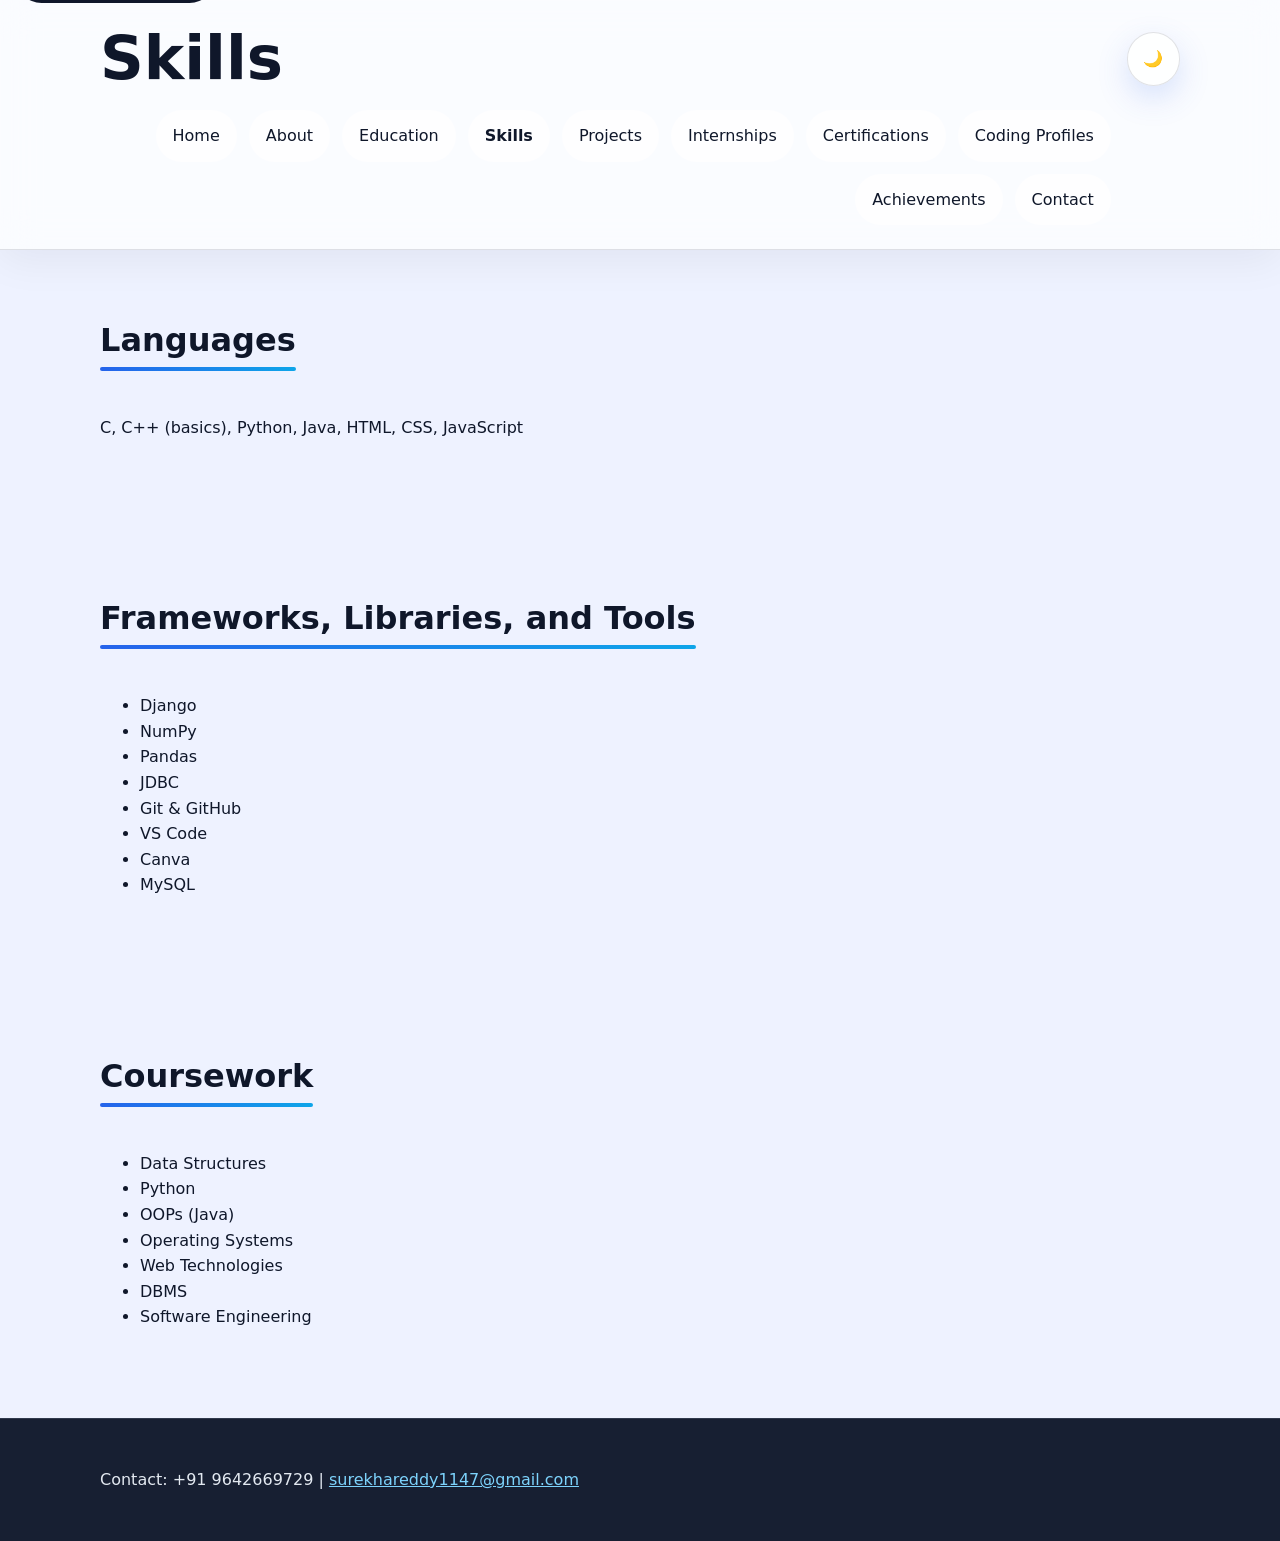
<file: skills.html>
<!DOCTYPE html>
<html lang="en">
<head>
  <meta charset="UTF-8" />
  <meta name="viewport" content="width=device-width, initial-scale=1.0" />
  <title>Skills | Devi Surekha Tamalampudi</title>
  <meta name="description" content="Technical skills of Devi Surekha Tamalampudi including programming languages, frameworks, tools, and coursework." />
  <meta name="keywords" content="skills, C, C++, Python, Java, Django, NumPy, Pandas, MySQL, Git" />
  <meta property="og:title" content="Skills | Devi Surekha Tamalampudi" />
  <meta property="og:description" content="Explore Devi's technical skills in programming, frameworks, databases, and software engineering coursework." />
  <meta property="og:type" content="profile" />
  <link rel="canonical" href="https://your-devi-portfolio.example.com/skills.html" />
  <link rel="stylesheet" href="styles.css" />
</head>
<body>
  <a class="skip-link" href="#main">Skip to main content</a>
  <header class="site-header" role="banner">
    <div class="container">
      <h1>Skills</h1>
      <div class="header-top">
        <button id="theme-toggle" class="theme-toggle" type="button" aria-label="Toggle light and dark theme">🌙<span class="visually-hidden">Toggle theme</span></button>
      </div>
      <nav class="main-nav" role="navigation" aria-label="Primary navigation">
        <ul>
          <li><a href="index.html">Home</a></li>
          <li><a href="about.html">About</a></li>
          <li><a href="education.html">Education</a></li>
          <li><a href="skills.html" aria-current="page">Skills</a></li>
          <li><a href="projects.html">Projects</a></li>
          <li><a href="internships.html">Internships</a></li>
          <li><a href="certifications.html">Certifications</a></li>
          <li><a href="coding-profiles.html">Coding Profiles</a></li>
          <li><a href="achievements.html">Achievements</a></li>
          <li><a href="contact.html">Contact</a></li>
        </ul>
      </nav>
    </div>
  </header>
  <main id="main" class="page-main" role="main">
    <section aria-labelledby="skills-languages" class="content-section">
      <div class="container">
        <h2 id="skills-languages">Languages</h2>
        <p>C, C++ (basics), Python, Java, HTML, CSS, JavaScript</p>
      </div>
    </section>
    <section aria-labelledby="skills-frameworks" class="content-section">
      <div class="container">
        <h2 id="skills-frameworks">Frameworks, Libraries, and Tools</h2>
        <ul>
          <li>Django</li>
          <li>NumPy</li>
          <li>Pandas</li>
          <li>JDBC</li>
          <li>Git & GitHub</li>
          <li>VS Code</li>
          <li>Canva</li>
          <li>MySQL</li>
        </ul>
      </div>
    </section>
    <section aria-labelledby="skills-coursework" class="content-section">
      <div class="container">
        <h2 id="skills-coursework">Coursework</h2>
        <ul>
          <li>Data Structures</li>
          <li>Python</li>
          <li>OOPs (Java)</li>
          <li>Operating Systems</li>
          <li>Web Technologies</li>
          <li>DBMS</li>
          <li>Software Engineering</li>
        </ul>
      </div>
    </section>
  </main>
  <footer class="site-footer" role="contentinfo">
    <div class="container">
      <p>Contact: +91 9642669729 | <a href="mailto:surekhareddy1147@gmail.com">surekhareddy1147@gmail.com</a></p>
    </div>
  </footer>
  <script src="script.js" defer></script>
</body>
</html>
</file>
<file: styles.css>
:root {
  color-scheme: dark light;
  --bg: #eef2ff;
  --surface: rgba(255, 255, 255, 0.78);
  --surface-strong: rgba(255, 255, 255, 0.95);
  --text: #0f172a;
  --muted: #475569;
  --accent: #2563eb;
  --accent-soft: #dbeafe;
  --accent-alt: #0ea5e9;
  --border: rgba(15, 23, 42, 0.12);
  --shadow: 0 25px 80px rgba(15, 23, 42, 0.08);
  --shadow-sm: 0 8px 24px rgba(15, 23, 42, 0.06);
  --shadow-inset: inset 0 2px 8px rgba(15, 23, 42, 0.08);
  --shadow-neumorphic: 0 14px 28px rgba(15, 23, 42, 0.1), inset 0 -2px 6px rgba(255, 255, 255, 0.5);
  --font-family: Inter, system-ui, -apple-system, BlinkMacSystemFont, 'Segoe UI', sans-serif;
  --radius: 1.25rem;
  --radius-lg: 2rem;
  --radius-xl: 3rem;
  --transition: 240ms cubic-bezier(0.34, 1.56, 0.64, 1);
  --transition-smooth: 360ms cubic-bezier(0.16, 1, 0.3, 1);
  font-family: var(--font-family);
  background: radial-gradient(circle at top left, rgba(59, 130, 246, 0.12), transparent 32%), radial-gradient(circle at bottom right, rgba(16, 185, 129, 0.1), transparent 28%), var(--bg);
  color: var(--text);
  line-height: 1.6;
  scroll-behavior: smooth;
}
body.dark-theme {
  --bg: #0b1120;
  --surface: rgba(15, 23, 42, 0.82);
  --surface-strong: rgba(15, 23, 42, 0.95);
  --text: #e2e8f0;
  --muted: #94a3b8;
  --accent: #60a5fa;
  --accent-soft: rgba(96, 165, 250, 0.16);
  --accent-alt: #06b6d4;
  --border: rgba(148, 163, 184, 0.2);
  --shadow: 0 25px 80px rgba(0, 0, 0, 0.25);
  --shadow-sm: 0 8px 24px rgba(0, 0, 0, 0.15);
  --shadow-inset: inset 0 2px 8px rgba(0, 0, 0, 0.2);
  --shadow-neumorphic: 0 14px 28px rgba(0, 0, 0, 0.3), inset 0 -2px 6px rgba(96, 165, 250, 0.08);
}
* {
  box-sizing: border-box;
}
html {
  font-size: 100%;
}
body {
  margin: 0;
  min-height: 100vh;
  background: var(--bg);
  color: var(--text);
}
img,
svg {
  max-width: 100%;
}
button,
input,
textarea,
select {
  font: inherit;
}
.container {
  width: min(1080px, calc(100% - 2rem));
  margin: 0 auto;
}
.skip-link {
  position: absolute;
  top: -3rem;
  left: 1rem;
  background: var(--text);
  color: var(--bg);
  padding: 0.8rem 1rem;
  border-radius: 999px;
  z-index: 100;
  transition: top var(--transition);
}
.skip-link:focus {
  top: 1rem;
}
.site-header {
  position: sticky;
  top: 0;
  z-index: 50;
  backdrop-filter: blur(18px);
  background: rgba(255, 255, 255, 0.72);
  border-bottom: 1px solid var(--border);
  box-shadow: 0 10px 40px rgba(15, 23, 42, 0.06);
}
body.dark-theme .site-header {
  background: rgba(15, 23, 42, 0.86);
}
.site-header .container {
  display: grid;
  gap: 1rem;
  padding: 1rem 0;
}
.header-top {
  display: flex;
  align-items: center;
  justify-content: flex-end;
  gap: 0.75rem;
}
.theme-toggle {
  border: 1px solid var(--border);
  background: var(--surface);
  color: var(--text);
  border-radius: 999px;
  width: 3rem;
  aspect-ratio: 1 / 1;
  display: inline-flex;
  align-items: center;
  justify-content: center;
  cursor: pointer;
  transition: background var(--transition), transform var(--transition);
}
.theme-toggle:hover,
.theme-toggle:focus-visible {
  transform: translateY(-1px);
  background: var(--accent-soft);
  outline: 2px solid var(--accent);
  outline-offset: 3px;
}
.eyebrow {
  margin: 0;
  font-size: 0.92rem;
  color: var(--muted);
}
h1,
h2,
h3 {
  margin: 0;
  line-height: 1.15;
}
h1 {
  font-size: clamp(2.4rem, 5vw, 3.8rem);
}
h2 {
  font-size: clamp(1.65rem, 2.5vw, 2.35rem);
}
h3 {
  font-size: clamp(1.15rem, 1.7vw, 1.35rem);
}
.main-nav {
  overflow-x: auto;
}
.main-nav ul {
  display: flex;
  flex-wrap: wrap;
  gap: 0.75rem;
  padding: 0;
  margin: 0;
  list-style: none;
}
.main-nav a {
  display: inline-flex;
  align-items: center;
  padding: 0.75rem 1rem;
  text-decoration: none;
  color: var(--text);
  background: rgba(255, 255, 255, 0.65);
  border: 1px solid transparent;
  border-radius: 999px;
  transition: transform var(--transition), background var(--transition), border-color var(--transition);
}
body.dark-theme .main-nav a {
  background: rgba(15, 23, 42, 0.72);
}
.main-nav a:hover,
.main-nav a:focus-visible {
  transform: translateY(-1px);
  background: var(--accent-soft);
  outline: 2px solid var(--accent);
  outline-offset: 2px;
}
[aria-current="page"] {
  font-weight: 700;
  color: var(--bg);
  background: var(--accent);
}
.page-main {
  min-height: calc(100vh - 7rem);
}
.hero-section {
  position: relative;
  overflow: hidden;
  padding: calc(3rem + 1vw) 0 calc(4rem + 1vw);
  background: radial-gradient(circle at top left, rgba(59, 130, 246, 0.24), transparent 24%), radial-gradient(circle at 15% 25%, rgba(16, 185, 129, 0.15), transparent 18%), linear-gradient(135deg, rgba(255, 255, 255, 0.88), rgba(240, 249, 255, 0.90));
  clip-path: polygon(0 0, 100% 0, 100% 90%, 0 100%);
  animation: gradientMove 18s ease infinite;
}
body.dark-theme .hero-section {
  background: radial-gradient(circle at top left, rgba(96, 165, 250, 0.18), transparent 20%), radial-gradient(circle at 15% 25%, rgba(34, 211, 238, 0.12), transparent 15%), linear-gradient(135deg, rgba(10, 18, 38, 0.96), rgba(17, 24, 39, 0.92));
}
.hero-section::before {
  content: '';
  position: absolute;
  inset: 0;
  background: radial-gradient(circle at bottom right, rgba(37, 99, 235, 0.12), transparent 30%), radial-gradient(circle at 70% 10%, rgba(34, 211, 238, 0.1), transparent 24%);
  mix-blend-mode: screen;
  opacity: 0.85;
  pointer-events: none;
}
.hero-section .container {
  position: relative;
  z-index: 1;
  display: grid;
  gap: 2rem;
  align-items: center;
}
.hero-grid {
  grid-template-columns: 1fr;
}
.hero-photo {
  margin: 0 auto;
  width: min(360px, 100%);
  aspect-ratio: 1 / 1;
  display: grid;
  align-items: center;
  justify-items: center;
  padding: 1rem;
  background: rgba(255, 255, 255, 0.32);
  border: 1px solid rgba(255, 255, 255, 0.4);
  border-radius: 50%;
  box-shadow: 0 28px 80px rgba(37, 99, 235, 0.12);
  overflow: hidden;
  transition: transform var(--transition), box-shadow var(--transition), border-color var(--transition), background var(--transition);
}
body.dark-theme .hero-photo {
  background: rgba(15, 23, 42, 0.55);
  border-color: rgba(96, 165, 250, 0.28);
  box-shadow: 0 28px 90px rgba(0, 0, 0, 0.32);
}
.hero-photo:hover,
.hero-photo:focus-within {
  transform: translateY(-4px) scale(1.02);
  border-color: var(--accent);
  box-shadow: 0 34px 110px rgba(37, 99, 235, 0.22);
}
.hero-photo img {
  width: 100%;
  height: 100%;
  object-fit: cover;
  border-radius: 50%;
  display: block;
  transition: transform var(--transition);
}
.hero-photo:hover img,
.hero-photo:focus-within img {
  transform: scale(1.05);
}
.hero-photo figcaption {
  position: absolute;
  left: 50%;
  bottom: -1.5rem;
  transform: translateX(-50%);
  width: max-content;
  padding: 0.5rem 1rem;
  border-radius: 999px;
  background: rgba(255, 255, 255, 0.82);
  color: var(--text);
  font-size: 0.88rem;
  box-shadow: 0 10px 30px rgba(15, 23, 42, 0.08);
}
body.dark-theme .hero-photo figcaption {
  background: rgba(15, 23, 42, 0.88);
  color: #e2e8f0;
}
.hero-copy {
  padding: 2rem;
  background: rgba(255, 255, 255, 0.52);
  border: 1px solid rgba(255, 255, 255, 0.5);
  border-radius: 2rem;
  backdrop-filter: blur(24px);
  box-shadow: 0 35px 80px rgba(15, 23, 42, 0.08);
  transition: background var(--transition), border-color var(--transition), box-shadow var(--transition);
}
body.dark-theme .hero-copy {
  background: rgba(15, 23, 42, 0.76);
  border-color: rgba(96, 165, 250, 0.18);
  box-shadow: 0 35px 90px rgba(0, 0, 0, 0.3);
}
.hero-copy .eyebrow {
  color: var(--accent);
  margin-bottom: 1rem;
  letter-spacing: 0.14em;
  text-transform: uppercase;
}
.hero-copy h2 {
  margin-top: 0;
  font-size: clamp(2.5rem, 5vw, 4.2rem);
  line-height: 1.02;
}
.hero-copy p {
  max-width: 42rem;
  margin: 1.5rem 0 0;
  color: var(--muted);
  font-size: clamp(1rem, 1.1vw, 1.15rem);
}
.hero-actions {
  display: flex;
  flex-wrap: wrap;
  gap: 1rem;
  margin-top: 2rem;
}
.button {
  display: inline-flex;
  align-items: center;
  justify-content: center;
  min-width: 12rem;
  padding: 1rem 1.8rem;
  border-radius: 999px;
  border: none;
  background: linear-gradient(135deg, var(--accent), #0ea5e9);
  color: var(--bg);
  box-shadow: 0 18px 60px rgba(37, 99, 235, 0.26);
  text-decoration: none;
  font-weight: 700;
  transition: transform var(--transition), box-shadow var(--transition), filter var(--transition);
}
.button:hover,
.button:focus-visible {
  transform: translateY(-3px) scale(1.01);
  filter: brightness(1.05);
  box-shadow: 0 22px 70px rgba(37, 99, 235, 0.32);
}
.button-secondary {
  color: var(--text);
  background: transparent;
  border: 1px solid var(--border);
  box-shadow: none;
}
.hero-copy .button-secondary:hover,
.hero-copy .button-secondary:focus-visible {
  background: rgba(255, 255, 255, 0.7);
}
.scroll-indicator {
  display: flex;
  justify-content: center;
  margin-top: 2rem;
}
.scroll-indicator span {
  width: 2.5rem;
  height: 2.5rem;
  border: 2px solid var(--accent);
  border-radius: 999px;
  display: grid;
  place-items: center;
  position: relative;
  animation: floatArrow 2.4s ease-in-out infinite;
}
.scroll-indicator span::before {
  content: '';
  width: 0.65rem;
  height: 0.65rem;
  border-right: 2px solid var(--accent);
  border-bottom: 2px solid var(--accent);
  transform: rotate(45deg);
  display: block;
  margin-top: 0.2rem;
}
@keyframes gradientMove {
  0%, 100% {
    background-position: 0% 50%, 100% 0%, 50% 50%;
  }
  50% {
    background-position: 100% 50%, 0% 100%, 50% 50%;
  }
}
@keyframes floatArrow {
  0%, 100% {
    transform: translateY(0);
  }
  50% {
    transform: translateY(0.75rem);
  }
}
@media (min-width: 880px) {
  .hero-grid {
    grid-template-columns: 1fr 1.15fr;
    align-items: center;
  }
}
@media (max-width: 780px) {
  .hero-photo {
    width: min(300px, 85vw);
  }
  .hero-copy {
    padding: 1.75rem;
  }
}
@media (max-width: 640px) {
  .hero-grid {
    grid-template-columns: 1fr;
  }
  .hero-photo figcaption {
    position: static;
    transform: none;
    margin-top: 0.75rem;
    background: transparent;
    box-shadow: none;
  }
  .hero-copy h2 {
    font-size: 2.4rem;
  }
}
.summary-section.accent-section {
  background: rgba(37, 99, 235, 0.06);
  border-radius: 2rem;
  padding: 3rem 0;
}
body.dark-theme .summary-section.accent-section {
  background: rgba(96, 165, 250, 0.08);
}
.quick-links-grid {
  display: grid;
  gap: 1rem;
  grid-template-columns: repeat(auto-fit, minmax(160px, 1fr));
}
.summary-list.quick-links-grid li {
  margin: 0;
}
.summary-list.quick-links-grid a {
  display: block;
  min-height: 100%;
  padding: 1.1rem 1.2rem;
  border-radius: 1.35rem;
  background: var(--surface);
  border: 1px solid var(--border);
  color: var(--text);
  transition: transform var(--transition), box-shadow var(--transition), border-color var(--transition);
}
.summary-list.quick-links-grid a:hover,
.summary-list.quick-links-grid a:focus-visible {
  transform: translateY(-2px);
  box-shadow: var(--shadow);
  border-color: var(--accent);
}
@media (min-width: 880px) {
  .hero-grid {
    grid-template-columns: 1.55fr 1fr;
    align-items: center;
  }
}
@media (max-width: 760px) {
  .hero-section {
    padding: 3rem 0 2rem;
  }
  .hero-copy h2 {
    font-size: 2.2rem;
  }
}
.content-section {
  padding: 4.5rem 0;
  position: relative;
  overflow: hidden;
}
.content-section:nth-child(even) {
  clip-path: polygon(0 0, 100% 0, 100% calc(100% - 2rem), 0 100%);
}
.content-section:nth-child(odd) {
  clip-path: polygon(0 0, 100% 0, 100% 100%, 0 calc(100% - 2rem));
}
.content-section h2 {
  margin-bottom: 2.5rem;
  position: relative;
  display: inline-block;
}
.content-section h2::after {
  content: '';
  position: absolute;
  bottom: -0.75rem;
  left: 0;
  width: 100%;
  height: 4px;
  background: linear-gradient(90deg, var(--accent), var(--accent-alt));
  border-radius: 999px;
  animation: slideIn 0.8s var(--transition);
}
@keyframes slideIn {
  from {
    width: 0;
  }
  to {
    width: 100%;
  }
}
.glass-card {
  padding: 2rem;
  background: rgba(255, 255, 255, 0.52);
  border: 1px solid rgba(255, 255, 255, 0.5);
  border-radius: var(--radius-lg);
  backdrop-filter: blur(24px);
  box-shadow: var(--shadow-sm);
  transition: all var(--transition-smooth);
  position: relative;
  overflow: hidden;
}
.glass-card::before {
  content: '';
  position: absolute;
  inset: 0;
  background: linear-gradient(135deg, rgba(255, 255, 255, 0), rgba(255, 255, 255, 0.1));
  opacity: 0;
  transition: opacity var(--transition);
}
body.dark-theme .glass-card {
  background: rgba(15, 23, 42, 0.76);
  border-color: rgba(96, 165, 250, 0.18);
  box-shadow: 0 35px 90px rgba(0, 0, 0, 0.3);
}
.glass-card:hover {
  transform: translateY(-6px);
  box-shadow: 0 40px 100px rgba(37, 99, 235, 0.15);
  border-color: rgba(37, 99, 235, 0.3);
}
.glass-card:hover::before {
  opacity: 1;
}
.glass-card h3 {
  position: relative;
  z-index: 1;
  color: var(--accent);
  margin-bottom: 1rem;
}
.glass-card p {
  position: relative;
  z-index: 1;
  margin: 0.75rem 0;
  color: var(--muted);
  line-height: 1.7;
}
.card-grid {
  display: grid;
  gap: 1.75rem;
  grid-template-columns: repeat(auto-fit, minmax(280px, 1fr));
  grid-auto-rows: auto;
}
@media (min-width: 1024px) {
  .card-grid {
    grid-template-columns: repeat(2, 1fr);
  }
}
.timeline {
  list-style: none;
  padding: 0;
  margin: 0;
  position: relative;
  display: grid;
  gap: 2rem;
  grid-auto-rows: auto;
}
.timeline::before {
  content: '';
  position: absolute;
  left: 50%;
  transform: translateX(-50%);
  width: 2px;
  height: 100%;
  background: linear-gradient(180deg, var(--accent), transparent);
  border-radius: 999px;
  z-index: 0;
}
@media (max-width: 768px) {
  .timeline::before {
    left: 0;
  }
}
.timeline li {
  position: relative;
  padding: 2rem;
  margin: 0;
  background: var(--surface);
  border: 1px solid var(--border);
  border-radius: var(--radius-lg);
  transition: all var(--transition-smooth);
  display: grid;
  grid-template-columns: auto 1fr;
  gap: 2rem;
  align-items: center;
}
@media (max-width: 768px) {
  .timeline li {
    grid-template-columns: 1fr;
    margin-left: 2rem;
  }
}
.timeline li:hover {
  border-color: var(--accent);
  box-shadow: 0 8px 32px rgba(37, 99, 235, 0.12);
  transform: translateX(8px);
}
.timeline-year {
  display: inline-flex;
  align-items: center;
  justify-content: center;
  width: 90px;
  height: 90px;
  border-radius: 999px;
  background: linear-gradient(135deg, var(--accent), var(--accent-alt));
  color: white;
  font-weight: 700;
  font-size: 1rem;
  box-shadow: 0 8px 24px rgba(37, 99, 235, 0.2);
  position: relative;
  z-index: 2;
}
.form-row {
  display: grid;
  gap: 1rem;
}
.form-group {
  display: grid;
  gap: 0.5rem;
  margin-bottom: 1.25rem;
}
label {
  font-weight: 700;
  display: block;
  margin-bottom: 0.25rem;
  color: var(--text);
}
input,
textarea {
  width: 100%;
  padding: 1rem 1.125rem;
  border: 1px solid var(--border);
  border-radius: 1rem;
  background: var(--surface-strong);
  color: var(--text);
  font-family: inherit;
  font-size: 1rem;
  line-height: 1.5;
  box-shadow: var(--shadow-inset);
  transition: all var(--transition-smooth);
}
input::placeholder,
textarea::placeholder {
  color: var(--muted);
  opacity: 0.7;
}
input:hover,
textarea:hover {
  border-color: var(--accent);
  background: var(--surface);
}
input:focus,
textarea:focus {
  border-color: var(--accent);
  outline: none;
  box-shadow: 0 0 0 4px rgba(37, 99, 235, 0.12), var(--shadow-inset);
  background: var(--surface-strong);
}
button,
.theme-toggle {
  transition: transform var(--transition), background var(--transition), box-shadow var(--transition);
}
button {
  display: inline-flex;
  align-items: center;
  justify-content: center;
  gap: 0.5rem;
  padding: 1rem 1.6rem;
  border: none;
  border-radius: 999px;
  background: linear-gradient(135deg, var(--accent), var(--accent-alt));
  color: white;
  cursor: pointer;
  box-shadow: 0 12px 32px rgba(37, 99, 235, 0.18);
  font-weight: 600;
  transition: all var(--transition-smooth);
  position: relative;
  overflow: hidden;
}
button::before {
  content: '';
  position: absolute;
  inset: 0;
  background: linear-gradient(135deg, rgba(255, 255, 255, 0.2), transparent);
  opacity: 0;
  transition: opacity var(--transition);
}
button:hover,
button:focus-visible {
  transform: translateY(-2px);
  box-shadow: 0 16px 48px rgba(37, 99, 235, 0.28);
  outline: 2px solid var(--accent);
  outline-offset: 3px;
}
button:hover::before {
  opacity: 1;
}
button:active {
  transform: translateY(0);
}
@media (max-width: 768px) {
  button {
    width: 100%;
  }
}
.site-footer {
  background: rgba(15, 23, 42, 0.96);
  color: #e2e8f0;
  padding: 2rem 0;
  border-top: 1px solid rgba(148, 163, 184, 0.2);
}
.site-footer a {
  color: #7dd3fc;
}
.scroll-reveal {
  opacity: 0;
  transform: translateY(2rem);
  transition: opacity 1s ease, transform 1s ease;
}
.is-visible {
  opacity: 1;
  transform: translateY(0);
}
a {
  color: var(--accent);
}
a:hover,
a:focus-visible {
  text-decoration: underline;
}
.contact-links {
  display: flex;
  flex-wrap: wrap;
  gap: 1rem;
  margin-top: 1.5rem;
}
.contact-links a {
  display: inline-flex;
  align-items: center;
  justify-content: center;
  padding: 0.9rem 1.5rem;
  border: 1px solid var(--border);
  border-radius: 999px;
  background: var(--surface);
  color: var(--accent);
  text-decoration: none;
  transition: transform var(--transition), box-shadow var(--transition), border-color var(--transition);
}
.contact-links a:hover,
.contact-links a:focus-visible {
  transform: translateY(-2px);
  border-color: var(--accent);
  box-shadow: 0 18px 50px rgba(37, 99, 235, 0.12);
  text-decoration: none;
}
address {
  font-style: normal;
}
.visually-hidden {
  position: absolute !important;
  width: 1px;
  height: 1px;
  padding: 0;
  margin: -1px;
  overflow: hidden;
  clip: rect(0, 0, 0, 0);
  white-space: nowrap;
  border: 0;
}
@media (min-width: 720px) {
  .site-header .container {
    padding: 1.5rem 0;
  }
  .form-row {
    grid-template-columns: repeat(2, minmax(0, 1fr));
  }
}
@media (min-width: 880px) {
  .hero-section {
    padding-top: 6rem;
  }
  .site-header .container {
    grid-template-columns: 1fr auto;
    align-items: center;
  }
  .main-nav ul {
    justify-content: flex-end;
  }
}
@media (max-width: 640px) {
  :root {
    --radius-lg: 1.5rem;
  }
  .main-nav ul {
    flex-direction: column;
  }
  .hero-section,
  .content-section,
  .summary-section {
    padding: 2rem 0;
  }
  .hero-grid {
    grid-template-columns: 1fr;
  }
  .content-section h2::after {
    height: 3px;
  }
  .card-grid {
    grid-template-columns: 1fr;
  }
  .timeline::before {
    left: 0;
  }
  .timeline li {
    grid-template-columns: 1fr;
    margin-left: 2rem;
    padding: 1.5rem;
  }
  input[type="email"],
  input[type="text"],
  textarea,
  select {
    font-size: 16px;
  }
}
@media (min-width: 640px) and (max-width: 768px) {
  .card-grid {
    grid-template-columns: repeat(2, 1fr);
  }
  .timeline li {
    grid-template-columns: 1fr;
  }
}
@media (min-width: 769px) and (max-width: 1024px) {
  .card-grid {
    grid-template-columns: repeat(2, 1fr);
  }
  .timeline::before {
    left: 50%;
  }
  .timeline li {
    grid-template-columns: auto 1fr;
  }
}
@media (prefers-reduced-motion: reduce) {
  *,
  *::before,
  *::after {
    animation-duration: 0.01ms !important;
    animation-iteration-count: 1 !important;
    transition-duration: 0.01ms !important;
    scroll-behavior: auto !important;
  }
}
</file>
